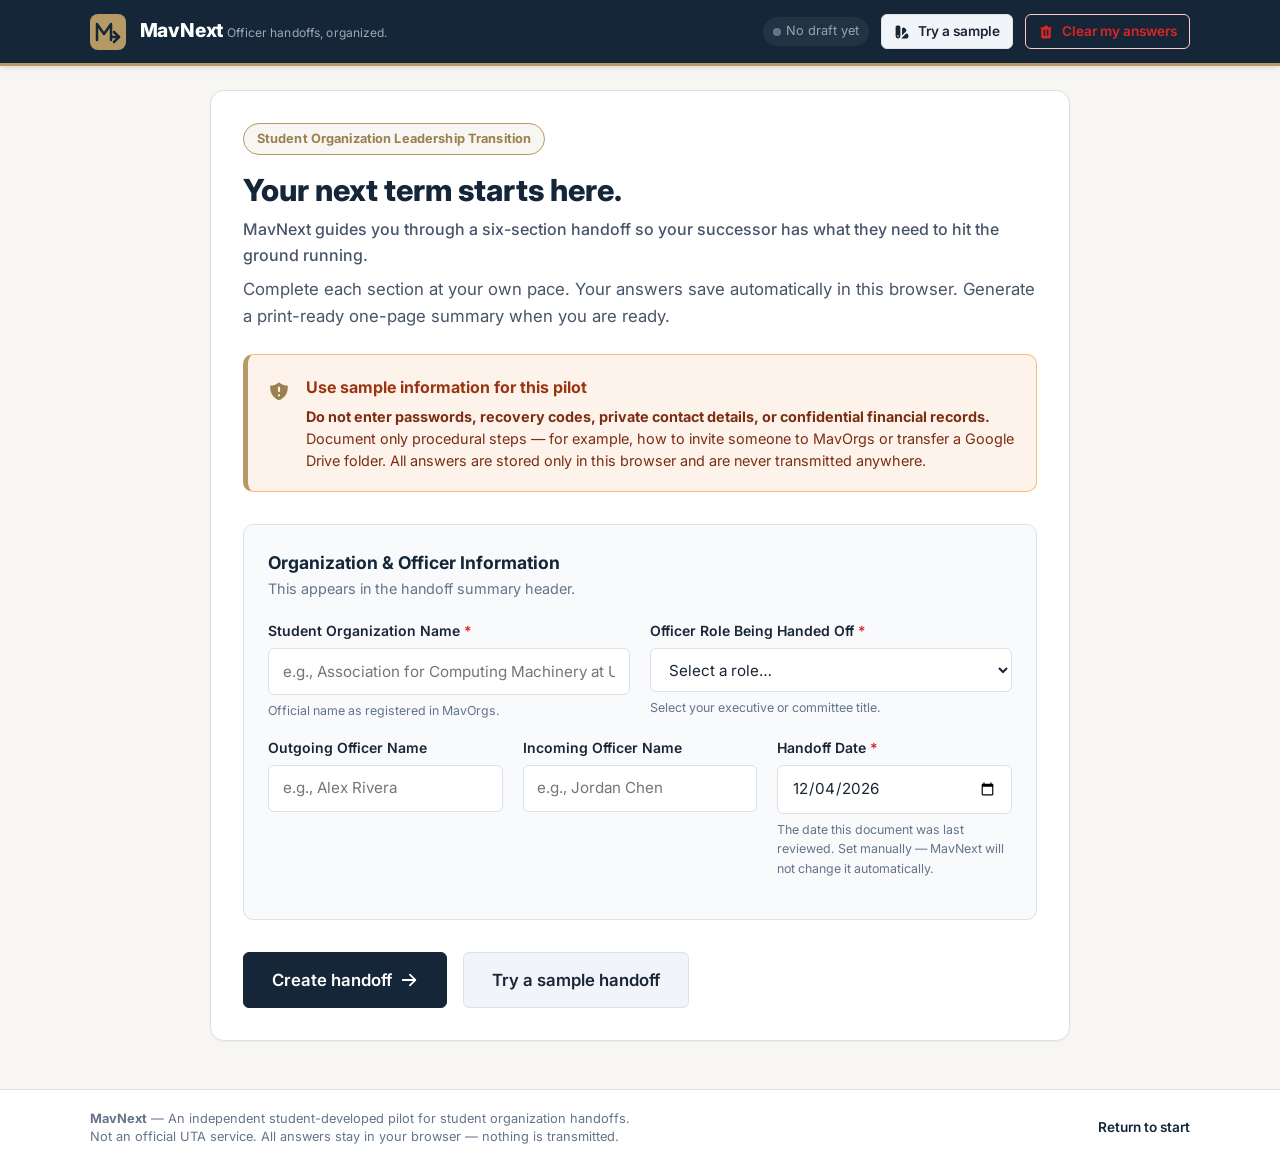
<file: legacy/v1/index.html>
<!DOCTYPE html>
<html lang="en">
<head>
  <meta charset="UTF-8">
  <meta name="viewport" content="width=device-width, initial-scale=1.0">
  <title>MavNext — Officer handoffs, organized.</title>
  <meta name="description" content="MavNext helps outgoing student organization officers prepare a structured, honest handoff for their successor. Browser-only. No account required.">
  <!-- Favicon: MavNext SVG mark -->
  <link rel="icon" type="image/svg+xml" href="data:image/svg+xml,%3Csvg xmlns='http://www.w3.org/2000/svg' viewBox='0 0 32 32'%3E%3Crect width='32' height='32' rx='6' fill='%23142638'/%3E%3Ctext x='4' y='24' font-family='Arial' font-weight='900' font-size='22' fill='%23B59A65'%3EMN%3C/text%3E%3C/svg%3E">
  <link rel="stylesheet" href="style.css">
  <link rel="preconnect" href="https://fonts.googleapis.com">
  <link rel="preconnect" href="https://fonts.gstatic.com" crossorigin>
  <link href="https://fonts.googleapis.com/css2?family=Inter:wght@400;500;600;700;800&family=Merriweather:ital,wght@0,400;0,700;1,400&display=swap" rel="stylesheet">
</head>
<body>
  <!-- Skip navigation link (accessibility) -->
  <a href="#main-content" class="skip-link">Skip to main content</a>

  <!-- Global Application Header -->
  <header class="app-header no-print">
    <div class="header-container">
      <div class="brand-group">
        <!-- MavNext wordmark SVG -->
        <svg aria-hidden="true" focusable="false" width="36" height="36" viewBox="0 0 36 36" fill="none" xmlns="http://www.w3.org/2000/svg">
          <rect width="36" height="36" rx="8" fill="#B59A65"/>
          <path d="M7 26V10l7 10 7-10v16" stroke="#142638" stroke-width="2.5" stroke-linecap="round" stroke-linejoin="round" fill="none"/>
          <path d="M24 18l5 5-5 5" stroke="#142638" stroke-width="2.5" stroke-linecap="round" stroke-linejoin="round" fill="none"/>
          <line x1="29" y1="23" x2="22" y2="23" stroke="#142638" stroke-width="2.5" stroke-linecap="round"/>
        </svg>
        <div class="brand-titles">
          <span class="brand-title">MavNext</span>
          <span class="brand-tagline">Officer handoffs, organized.</span>
        </div>
      </div>
      <div class="header-actions">
        <span id="save-status" class="save-status" aria-live="polite">
          <span class="save-dot" id="save-dot" style="background:#64748B;"></span>
          <span id="save-status-text">No draft yet</span>
        </span>
        <button id="btn-load-sample" class="btn btn-secondary btn-sm" type="button" title="Load synthetic demonstration data">
          <svg class="icon" viewBox="0 0 20 20" fill="currentColor" width="16" height="16" aria-hidden="true">
            <path fill-rule="evenodd" d="M4 2a2 2 0 00-2 2v11a3 3 0 106 0V4a2 2 0 00-2-2H4zm1 14a1 1 0 100-2 1 1 0 000 2zm5-1.757l4.9-4.9a2 2 0 000-2.828L13.485 5.1a2 2 0 00-2.828 0L10 5.757v8.486zM16 18H9.071l6-6H16a2 2 0 012 2v2a2 2 0 01-2 2z" clip-rule="evenodd" />
          </svg>
          Try a sample
        </button>
        <button id="btn-clear-data" class="btn btn-outline-danger btn-sm" type="button" title="Delete all locally stored answers">
          <svg class="icon" viewBox="0 0 20 20" fill="currentColor" width="16" height="16" aria-hidden="true">
            <path fill-rule="evenodd" d="M9 2a1 1 0 00-.894.553L7.382 4H4a1 1 0 000 2v10a2 2 0 002 2h8a2 2 0 002-2V6a1 1 0 100-2h-3.382l-.724-1.447A1 1 0 0011 2H9zM7 8a1 1 0 012 0v6a1 1 0 11-2 0V8zm5-1a1 1 0 00-1 1v6a1 1 0 102 0V8a1 1 0 00-1-1z" clip-rule="evenodd" />
          </svg>
          Clear my answers
        </button>
      </div>
    </div>
  </header>

  <!-- Stepper Progress Tracker (Visible during questionnaire steps) -->
  <nav id="stepper-nav" class="stepper-nav no-print hidden" aria-label="Handoff progress">
    <div class="stepper-container">
      <div class="stepper-bar">
        <div id="stepper-progress-fill" class="stepper-progress-fill" style="width: 14%;"></div>
      </div>
      <ol class="stepper-list">
        <li class="step-item active" data-step="welcome">
          <button type="button" class="step-btn" data-target="welcome" aria-current="step">
            <span class="step-number">0</span>
            <span class="step-label">Setup</span>
          </button>
        </li>
        <li class="step-item" data-step="1">
          <button type="button" class="step-btn" data-target="1">
            <span class="step-number">1</span>
            <span class="step-label">Responsibilities</span>
          </button>
        </li>
        <li class="step-item" data-step="2">
          <button type="button" class="step-btn" data-target="2">
            <span class="step-number">2</span>
            <span class="step-label">Account Access</span>
          </button>
        </li>
        <li class="step-item" data-step="3">
          <button type="button" class="step-btn" data-target="3">
            <span class="step-number">3</span>
            <span class="step-label">Deadlines</span>
          </button>
        </li>
        <li class="step-item" data-step="4">
          <button type="button" class="step-btn" data-target="4">
            <span class="step-number">4</span>
            <span class="step-label">Funding</span>
          </button>
        </li>
        <li class="step-item" data-step="5">
          <button type="button" class="step-btn" data-target="5">
            <span class="step-number">5</span>
            <span class="step-label">Lessons</span>
          </button>
        </li>
        <li class="step-item" data-step="6">
          <button type="button" class="step-btn" data-target="6">
            <span class="step-number">6</span>
            <span class="step-label">Commitments</span>
          </button>
        </li>
        <li class="step-item" data-step="review">
          <button type="button" class="step-btn" data-target="review">
            <span class="step-number">✓</span>
            <span class="step-label">Review</span>
          </button>
        </li>
        <li class="step-item" data-step="summary">
          <button type="button" class="step-btn" data-target="summary">
            <span class="step-number">📄</span>
            <span class="step-label">Summary</span>
          </button>
        </li>
      </ol>
    </div>
  </nav>

  <!-- Main Content Wrapper -->
  <main id="main-content" class="main-content">

    <!-- ========================================== -->
    <!-- 1. WELCOME SCREEN                          -->
    <!-- ========================================== -->
    <section id="screen-welcome" class="app-screen active" aria-label="Handoff setup">
      <div class="welcome-card card">
        <div class="welcome-badge">Student Organization Leadership Transition</div>
        <h2 class="welcome-heading">Your next term starts here.</h2>
        <p class="welcome-descriptor">MavNext guides you through a six-section handoff so your successor has what they need to hit the ground running.</p>
        <p class="welcome-intro" style="margin-bottom:1.5rem;">
          Complete each section at your own pace. Your answers save automatically in this browser.
          Generate a print-ready one-page summary when you are ready.
        </p>

        <!-- Resume banner — shown by JS when draft exists -->
        <div id="resume-banner" role="region" aria-label="Saved draft">
          <h3>You have a saved draft</h3>
          <p>Your answers from a previous session are still stored in this browser. Continue where you left off, or start fresh.</p>
          <div class="welcome-cta-row">
            <button id="btn-resume-handoff" class="btn btn-primary btn-lg" type="button">
              Continue my handoff →
            </button>
            <button id="btn-start-fresh" class="btn btn-outline" type="button">
              Start over
            </button>
          </div>
        </div>

        <!-- Privacy & Security Alert -->
        <div class="alert alert-security" role="alert">
          <div class="alert-icon">
            <svg viewBox="0 0 20 20" fill="currentColor" width="22" height="22" aria-hidden="true">
              <path fill-rule="evenodd" d="M10 1.944A11.954 11.954 0 012.166 5C2.056 5.649 2 6.319 2 7c0 5.225 3.34 9.67 8 11.317C14.66 16.67 18 12.225 18 7c0-.682-.057-1.35-.166-2.001A11.954 11.954 0 0110 1.944zM11 14a1 1 0 11-2 0 1 1 0 012 0zm0-7a1 1 0 10-2 0v3a1 1 0 102 0V7z" clip-rule="evenodd" />
            </svg>
          </div>
          <div class="alert-content">
            <h3 class="alert-title">Use sample information for this pilot</h3>
            <p>
              <strong>Do not enter passwords, recovery codes, private contact details, or confidential financial records.</strong>
              Document only procedural steps — for example, how to invite someone to MavOrgs or transfer a Google Drive folder.
              All answers are stored only in this browser and are never transmitted anywhere.
            </p>
          </div>
        </div>

        <!-- Organization & Role Information -->
        <div class="form-section welcome-form-section">
          <h3 class="section-title-sm">Organization &amp; Officer Information</h3>
          <p class="section-subtitle">This appears in the handoff summary header.</p>

          <div class="form-grid grid-2">
            <div class="form-group">
              <label for="org-name" class="form-label required">Student Organization Name</label>
              <input type="text" id="org-name" class="form-input" placeholder="e.g., Association for Computing Machinery at UTA" required autocomplete="organization" maxlength="120">
              <span class="field-hint">Official name as registered in MavOrgs.</span>
            </div>

            <div class="form-group">
              <label for="officer-role" class="form-label required">Officer Role Being Handed Off</label>
              <select id="officer-role" class="form-select" required>
                <option value="" disabled selected>Select a role…</option>
                <option value="President">President</option>
                <option value="Vice President">Vice President</option>
                <option value="Treasurer">Treasurer</option>
                <option value="Secretary">Secretary</option>
                <option value="Event Coordinator">Event Coordinator</option>
                <option value="Other">Other</option>
              </select>
              <span class="field-hint">Select your executive or committee title.</span>
            </div>
          </div>

          <div id="role-other-container" class="form-group hidden">
            <label for="officer-role-other" class="form-label required">Specify Role Title</label>
            <input type="text" id="officer-role-other" class="form-input" placeholder="e.g., Marketing Director, Webmaster, Outreach Chair" maxlength="80">
          </div>

          <div class="form-grid grid-3">
            <div class="form-group">
              <label for="outgoing-officer" class="form-label">Outgoing Officer Name</label>
              <input type="text" id="outgoing-officer" class="form-input" placeholder="e.g., Alex Rivera" maxlength="80">
            </div>

            <div class="form-group">
              <label for="incoming-officer" class="form-label">Incoming Officer Name</label>
              <input type="text" id="incoming-officer" class="form-input" placeholder="e.g., Jordan Chen" maxlength="80">
            </div>

            <div class="form-group">
              <label for="last-reviewed-date" class="form-label required">Handoff Date</label>
              <input type="date" id="last-reviewed-date" class="form-input" required>
              <span class="field-hint">The date this document was last reviewed. Set manually — MavNext will not change it automatically.</span>
            </div>
          </div>
        </div>

        <!-- Primary CTA (shown when no draft, or after Start Over) -->
        <div class="welcome-actions" id="start-actions">
          <button id="btn-start-handoff" class="btn btn-primary btn-lg" type="button">
            Create handoff
            <svg class="icon icon-right" viewBox="0 0 20 20" fill="currentColor" width="18" height="18" aria-hidden="true">
              <path fill-rule="evenodd" d="M10.293 3.293a1 1 0 011.414 0l6 6a1 1 0 010 1.414l-6 6a1 1 0 01-1.414-1.414L14.586 11H3a1 1 0 110-2h11.586l-4.293-4.293a1 1 0 010-1.414z" clip-rule="evenodd" />
            </svg>
          </button>
          <button id="btn-welcome-sample" class="btn btn-secondary btn-lg" type="button">
            Try a sample handoff
          </button>
        </div>
      </div>
    </section>

    <!-- ========================================== -->
    <!-- 2. QUESTIONNAIRE SCREENS (SECTIONS 1 TO 6) -->
    <!-- ========================================== -->

    <!-- Section 1: Responsibilities -->
    <section id="screen-section-1" class="app-screen" aria-label="Section 1: Responsibilities">
      <div class="section-card card">
        <div class="section-header-banner">
          <div class="section-tag">Section 1 of 6</div>
          <h2 class="section-heading">Core Responsibilities &amp; Recurring Routines</h2>
          <p class="section-desc">
            Define your role's primary mission, recurring weekly and monthly routines, key campus relationships, and habits that helped you succeed.
          </p>
        </div>

        <div class="questionnaire-body" id="questions-section-1">
          <!-- Dynamic Question Cards rendered by JavaScript -->
        </div>

        <div class="section-nav-footer">
          <button type="button" class="btn btn-outline nav-prev" data-target="welcome">
            ← Back to Setup
          </button>
          <div class="nav-right-group">
            <span class="section-progress-indicator">Section 1 of 6</span>
            <button type="button" class="btn btn-primary nav-next" data-target="2">
              Next: Account Access →
            </button>
          </div>
        </div>
      </div>
    </section>

    <!-- Section 2: Account Access Transfer -->
    <section id="screen-section-2" class="app-screen" aria-label="Section 2: Account Access">
      <div class="section-card card">
        <div class="section-header-banner">
          <div class="section-tag">Section 2 of 6</div>
          <h2 class="section-heading">Account Access Transfer Steps</h2>
          <p class="section-desc">
            Document the procedural steps to transfer administrative roles for your organization's tools and platforms.
          </p>
        </div>

        <!-- Inline privacy reminder for Section 2 -->
        <div class="inline-privacy-note" role="note">
          <svg viewBox="0 0 20 20" fill="currentColor" width="18" height="18" aria-hidden="true" style="flex-shrink:0;margin-top:1px;">
            <path fill-rule="evenodd" d="M10 1.944A11.954 11.954 0 012.166 5C2.056 5.649 2 6.319 2 7c0 5.225 3.34 9.67 8 11.317C14.66 16.67 18 12.225 18 7c0-.682-.057-1.35-.166-2.001A11.954 11.954 0 0110 1.944zM11 14a1 1 0 11-2 0 1 1 0 012 0zm0-7a1 1 0 10-2 0v3a1 1 0 102 0V7z" clip-rule="evenodd"/>
          </svg>
          <span><strong>Procedural steps only.</strong> Describe how to invite, delegate, or transfer roles — never record passwords, PINs, or recovery codes.</span>
        </div>

        <div class="questionnaire-body" id="questions-section-2">
          <!-- Dynamic Question Cards rendered by JavaScript -->
        </div>

        <div class="section-nav-footer">
          <button type="button" class="btn btn-outline nav-prev" data-target="1">
            ← Back to Responsibilities
          </button>
          <div class="nav-right-group">
            <span class="section-progress-indicator">Section 2 of 6</span>
            <button type="button" class="btn btn-primary nav-next" data-target="3">
              Next: Recurring Deadlines →
            </button>
          </div>
        </div>
      </div>
    </section>

    <!-- Section 3: Recurring Deadlines -->
    <section id="screen-section-3" class="app-screen" aria-label="Section 3: Recurring Deadlines">
      <div class="section-card card">
        <div class="section-header-banner">
          <div class="section-tag">Section 3 of 6</div>
          <h2 class="section-heading">Recurring Deadlines &amp; Semester Milestones</h2>
          <p class="section-desc">
            Highlight critical dates across the semester and academic year: re-registration deadlines, activity fairs, space booking cutoffs, and election timelines.
          </p>
        </div>

        <div class="questionnaire-body" id="questions-section-3">
          <!-- Dynamic Question Cards rendered by JavaScript -->
        </div>

        <div class="section-nav-footer">
          <button type="button" class="btn btn-outline nav-prev" data-target="2">
            ← Back to Account Access
          </button>
          <div class="nav-right-group">
            <span class="section-progress-indicator">Section 3 of 6</span>
            <button type="button" class="btn btn-primary nav-next" data-target="4">
              Next: Funding Procedures →
            </button>
          </div>
        </div>
      </div>
    </section>

    <!-- Section 4: Funding Procedures -->
    <section id="screen-section-4" class="app-screen" aria-label="Section 4: Funding Procedures">
      <div class="section-card card">
        <div class="section-header-banner">
          <div class="section-tag">Section 4 of 6</div>
          <h2 class="section-heading">Funding Procedures &amp; Financial Workflows</h2>
          <p class="section-desc">
            Explain how your organization handles Student Government funding, bank account transitions, reimbursements, and invoices in your own words.
            <em>Describe your organization's actual observed process — do not assume or invent campus policies.</em>
          </p>
        </div>

        <div class="questionnaire-body" id="questions-section-4">
          <!-- Dynamic Question Cards rendered by JavaScript -->
        </div>

        <div class="section-nav-footer">
          <button type="button" class="btn btn-outline nav-prev" data-target="3">
            ← Back to Deadlines
          </button>
          <div class="nav-right-group">
            <span class="section-progress-indicator">Section 4 of 6</span>
            <button type="button" class="btn btn-primary nav-next" data-target="5">
              Next: Event Lessons →
            </button>
          </div>
        </div>
      </div>
    </section>

    <!-- Section 5: Event Lessons -->
    <section id="screen-section-5" class="app-screen" aria-label="Section 5: Event Lessons">
      <div class="section-card card">
        <div class="section-header-banner">
          <div class="section-tag">Section 5 of 6</div>
          <h2 class="section-heading">Event Lessons &amp; Campus Logistics</h2>
          <p class="section-desc">
            Pass down institutional knowledge: what made events successful, common pitfalls, preferred campus venues, catering tips, and what drew the best attendance.
          </p>
        </div>

        <div class="questionnaire-body" id="questions-section-5">
          <!-- Dynamic Question Cards rendered by JavaScript -->
        </div>

        <div class="section-nav-footer">
          <button type="button" class="btn btn-outline nav-prev" data-target="4">
            ← Back to Funding
          </button>
          <div class="nav-right-group">
            <span class="section-progress-indicator">Section 5 of 6</span>
            <button type="button" class="btn btn-primary nav-next" data-target="6">
              Next: Open Commitments →
            </button>
          </div>
        </div>
      </div>
    </section>

    <!-- Section 6: Unfinished Commitments -->
    <section id="screen-section-6" class="app-screen" aria-label="Section 6: Open Commitments">
      <div class="section-card card">
        <div class="section-header-banner">
          <div class="section-tag">Section 6 of 6</div>
          <h2 class="section-heading">Open Commitments &amp; Immediate Next Steps</h2>
          <p class="section-desc">
            Flag unresolved business, pending vendor orders, active university inquiries, and the top tasks the incoming officer should address in their first 14 days.
          </p>
        </div>

        <div class="questionnaire-body" id="questions-section-6">
          <!-- Dynamic Question Cards rendered by JavaScript -->
        </div>

        <div class="section-nav-footer">
          <button type="button" class="btn btn-outline nav-prev" data-target="5">
            ← Back to Event Lessons
          </button>
          <div class="nav-right-group">
            <span class="section-progress-indicator">Section 6 of 6</span>
            <button type="button" class="btn btn-primary nav-next" data-target="review">
              Go to Review →
            </button>
          </div>
        </div>
      </div>
    </section>

    <!-- ========================================== -->
    <!-- 3. REVIEW SCREEN                           -->
    <!-- ========================================== -->
    <section id="screen-review" class="app-screen" aria-label="Review completeness">
      <div class="review-card card">
        <div class="review-header">
          <div class="welcome-badge">Review &amp; Verify</div>
          <h2 class="review-heading">Review Handoff Completeness</h2>
          <p class="review-intro">
            Check the status of every section before generating your summary.
            Missing and unresolved items are clearly flagged — you do not need to fill every field to continue.
          </p>
        </div>

        <!-- Metric Counter Grid -->
        <div class="audit-metrics-grid" role="region" aria-label="Completion summary">
          <div class="metric-card metric-completed">
            <span class="metric-val" id="metric-answered-count">0</span>
            <span class="metric-lbl">Answered</span>
          </div>
          <div class="metric-card metric-unresolved">
            <span class="metric-val" id="metric-unresolved-count">0</span>
            <span class="metric-lbl">Action Required</span>
          </div>
          <div class="metric-card metric-unknown">
            <span class="metric-val" id="metric-unknown-count">0</span>
            <span class="metric-lbl">Marked Unknown</span>
          </div>
          <div class="metric-card metric-na">
            <span class="metric-val" id="metric-na-count">0</span>
            <span class="metric-lbl">Not Applicable</span>
          </div>
          <div class="metric-card metric-missing">
            <span class="metric-val" id="metric-missing-count">0</span>
            <span class="metric-lbl">Blank / Missing</span>
          </div>
        </div>

        <!-- Section Status List -->
        <div class="review-sections-list" id="review-sections-accordion" role="list">
          <!-- Populated by JavaScript -->
        </div>

        <div class="review-actions-footer">
          <button type="button" class="btn btn-outline nav-prev" data-target="6">
            ← Back to Section 6
          </button>
          <div class="nav-right-group">
            <button type="button" class="btn btn-success btn-lg" id="btn-generate-summary">
              <svg class="icon" viewBox="0 0 20 20" fill="currentColor" width="18" height="18" aria-hidden="true">
                <path fill-rule="evenodd" d="M4 4a2 2 0 012-2h4.586A2 2 0 0112 2.586L15.414 6A2 2 0 0116 7.414V16a2 2 0 01-2 2H6a2 2 0 01-2-2V4zm2 6a1 1 0 011-1h6a1 1 0 110 2H7a1 1 0 01-1-1zm1 3a1 1 0 100 2h6a1 1 0 100-2H7z" clip-rule="evenodd" />
              </svg>
              View Summary →
            </button>
          </div>
        </div>
      </div>
    </section>

    <!-- ========================================== -->
    <!-- 4. HANDOFF SUMMARY SCREEN (PRINT / PDF)    -->
    <!-- ========================================== -->
    <section id="screen-summary" class="app-screen" aria-label="One-page handoff summary">

      <!-- Top Action Bar (hidden when printing) -->
      <div class="summary-toolbar no-print">
        <div class="toolbar-left">
          <button type="button" class="btn btn-outline btn-sm" id="btn-summary-to-review">
            ← Back to Review
          </button>
          <button type="button" class="btn btn-outline btn-sm" id="btn-summary-to-edit">
            ✏️ Edit
          </button>
        </div>
        <div class="toolbar-right">
          <button type="button" class="btn btn-primary" id="btn-print-summary">
            <svg class="icon" viewBox="0 0 20 20" fill="currentColor" width="18" height="18" aria-hidden="true">
              <path fill-rule="evenodd" d="M5 4v3H4a2 2 0 00-2 2v3a2 2 0 002 2h1v2a2 2 0 002 2h6a2 2 0 002-2v-2h1a2 2 0 002-2V9a2 2 0 00-2-2h-1V4a2 2 0 00-2-2H7a2 2 0 00-2 2zm8 0H7v3h6V4zm0 8H7v4h6v-4z" clip-rule="evenodd" />
            </svg>
            Print / Save PDF
          </button>
          <button type="button" class="btn btn-secondary btn-sm" id="btn-copy-markdown" title="Copy plain-text summary to clipboard">
            Copy text
          </button>
        </div>
      </div>

      <!-- Printable One-Page Summary Document -->
      <article class="summary-document-sheet" id="printable-summary-document">

        <!-- Document Header -->
        <header class="doc-header">
          <div class="doc-header-top">
            <div class="doc-uta-badge">UT ARLINGTON · STUDENT ORGANIZATIONS · OFFICER HANDOFF</div>
            <div class="doc-stamp">MavNext Summary</div>
          </div>

          <div class="doc-title-block">
            <h1 class="doc-org-name" id="doc-disp-org-name">Student Organization Name</h1>
            <div class="doc-role-subtitle">
              <span class="role-highlight" id="doc-disp-role">Officer Role</span>
              <span class="sep">•</span>
              <span>Leadership Transition Handoff</span>
            </div>
          </div>

          <div class="doc-meta-grid">
            <div class="meta-item">
              <span class="meta-label">Outgoing Officer</span>
              <span class="meta-val" id="doc-disp-outgoing">—</span>
            </div>
            <div class="meta-item">
              <span class="meta-label">Incoming Officer</span>
              <span class="meta-val" id="doc-disp-incoming">—</span>
            </div>
            <div class="meta-item">
              <span class="meta-label">Last-Reviewed Date</span>
              <span class="meta-val" id="doc-disp-date">—</span>
            </div>
            <div class="meta-item">
              <span class="meta-label">Document Status</span>
              <span class="meta-val" id="doc-disp-status-badge">—</span>
            </div>
          </div>
        </header>

        <!-- Unresolved Next Steps Callout -->
        <section class="doc-callout-unresolved" id="doc-callout-unresolved-box" aria-label="Priority action items">
          <div class="callout-header">
            <div class="callout-icon" aria-hidden="true">⚡</div>
            <div>
              <h2 class="callout-title">Priority Action Items &amp; Unresolved Next Steps</h2>
              <p class="callout-subtitle">Items flagged as unresolved or requiring follow-up by the incoming officer.</p>
            </div>
          </div>
          <div class="callout-checklist" id="doc-unresolved-list">
            <!-- Dynamic checklist items -->
          </div>
        </section>

        <!-- 6 Structured Digest Blocks -->
        <div class="doc-sections-grid">

          <div class="doc-section-card" id="doc-sec-1">
            <div class="doc-sec-header">
              <span class="doc-sec-num" aria-hidden="true">1</span>
              <h2 class="doc-sec-title">Core Responsibilities &amp; Routines</h2>
            </div>
            <div class="doc-sec-content" id="doc-content-sec-1"></div>
          </div>

          <div class="doc-section-card" id="doc-sec-2">
            <div class="doc-sec-header">
              <span class="doc-sec-num" aria-hidden="true">2</span>
              <h2 class="doc-sec-title">Account Access &amp; Tool Ownership</h2>
            </div>
            <div class="doc-sec-content" id="doc-content-sec-2"></div>
          </div>

          <div class="doc-section-card" id="doc-sec-3">
            <div class="doc-sec-header">
              <span class="doc-sec-num" aria-hidden="true">3</span>
              <h2 class="doc-sec-title">Recurring Deadlines &amp; Milestones</h2>
            </div>
            <div class="doc-sec-content" id="doc-content-sec-3"></div>
          </div>

          <div class="doc-section-card" id="doc-sec-4">
            <div class="doc-sec-header">
              <span class="doc-sec-num" aria-hidden="true">4</span>
              <h2 class="doc-sec-title">Funding Procedures &amp; Financials</h2>
            </div>
            <div class="doc-sec-content" id="doc-content-sec-4"></div>
          </div>

          <div class="doc-section-card" id="doc-sec-5">
            <div class="doc-sec-header">
              <span class="doc-sec-num" aria-hidden="true">5</span>
              <h2 class="doc-sec-title">Event Lessons &amp; Campus Logistics</h2>
            </div>
            <div class="doc-sec-content" id="doc-content-sec-5"></div>
          </div>

          <div class="doc-section-card" id="doc-sec-6">
            <div class="doc-sec-header">
              <span class="doc-sec-num" aria-hidden="true">6</span>
              <h2 class="doc-sec-title">Open Commitments &amp; Next Steps</h2>
            </div>
            <div class="doc-sec-content" id="doc-content-sec-6"></div>
          </div>

        </div>

        <!-- Document Footer -->
        <footer class="doc-footer">
          <div class="footer-sign-blocks">
            <div class="sign-col">
              <div class="sign-line"></div>
              <span class="sign-label">Outgoing Officer Signature &amp; Date</span>
            </div>
            <div class="sign-col">
              <div class="sign-line"></div>
              <span class="sign-label">Incoming Officer Signature &amp; Date</span>
            </div>
          </div>
          <div class="footer-notice">
            Generated with MavNext — an independent student-developed handoff tool.
            Not an official UTA service. No passwords or private credentials are stored.
          </div>
        </footer>

      </article>
    </section>

  </main>

  <!-- Global Footer -->
  <footer class="app-footer no-print">
    <div class="footer-container">
      <div class="footer-pilot-notice">
        <strong>MavNext</strong> — An independent student-developed pilot for student organization handoffs.<br>
        <span>Not an official UTA service. All answers stay in your browser — nothing is transmitted.</span>
      </div>
      <div>
        <a href="#screen-welcome" class="footer-link" id="footer-restart-link">Return to start</a>
      </div>
    </div>
  </footer>

  <!-- Confirmation Modal: Clear Data -->
  <div id="modal-clear-confirm" class="modal-backdrop hidden" role="dialog" aria-modal="true" aria-labelledby="modal-clear-title">
    <div class="modal-dialog">
      <div class="modal-header">
        <div class="modal-icon-danger" aria-hidden="true">
          <svg viewBox="0 0 20 20" fill="currentColor" width="22" height="22">
            <path fill-rule="evenodd" d="M8.257 3.099c.765-1.36 2.722-1.36 3.486 0l5.58 9.92c.75 1.334-.213 2.98-1.742 2.98H4.42c-1.53 0-2.493-1.646-1.743-2.98l5.58-9.92zM11 13a1 1 0 11-2 0 1 1 0 012 0zm-1-8a1 1 0 00-1 1v3a1 1 0 002 0V6a1 1 0 00-1-1z" clip-rule="evenodd" />
          </svg>
        </div>
        <h3 id="modal-clear-title" class="modal-title">Clear All Saved Answers?</h3>
      </div>
      <div class="modal-body">
        <p>This will permanently remove all answers stored in this browser. Any draft in progress will be lost.</p>
        <p class="modal-warning">This cannot be undone. It does not remove any copies you have already printed or downloaded.</p>
      </div>
      <div class="modal-footer">
        <button type="button" class="btn btn-outline" id="btn-modal-clear-cancel">Cancel</button>
        <button type="button" class="btn btn-danger" id="btn-modal-clear-confirm">Yes, clear everything</button>
      </div>
    </div>
  </div>

  <!-- Demo overwrite confirmation modal -->
  <div id="modal-demo-confirm" class="modal-backdrop hidden" role="dialog" aria-modal="true" aria-labelledby="modal-demo-title">
    <div class="modal-dialog">
      <div class="modal-header">
        <div class="modal-icon-danger" aria-hidden="true">
          <svg viewBox="0 0 20 20" fill="currentColor" width="22" height="22">
            <path fill-rule="evenodd" d="M8.257 3.099c.765-1.36 2.722-1.36 3.486 0l5.58 9.92c.75 1.334-.213 2.98-1.742 2.98H4.42c-1.53 0-2.493-1.646-1.743-2.98l5.58-9.92zM11 13a1 1 0 11-2 0 1 1 0 012 0zm-1-8a1 1 0 00-1 1v3a1 1 0 002 0V6a1 1 0 00-1-1z" clip-rule="evenodd" />
          </svg>
        </div>
        <h3 id="modal-demo-title" class="modal-title">Replace your draft with sample data?</h3>
      </div>
      <div class="modal-body">
        <p>You have saved answers from a previous session. Loading the sample handoff will overwrite them.</p>
        <p class="modal-warning">Your current answers will be lost.</p>
      </div>
      <div class="modal-footer">
        <button type="button" class="btn btn-outline" id="btn-modal-demo-cancel">Keep my answers</button>
        <button type="button" class="btn btn-danger" id="btn-modal-demo-confirm">Load sample anyway</button>
      </div>
    </div>
  </div>

  <!-- Toast Notification -->
  <div id="toast" class="toast hidden" role="status" aria-live="polite"></div>

  <!-- Application Script -->
  <script src="script.js"></script>
</body>
</html>
</file>
<file: legacy/v1/style.css>
/* ==========================================================================
   MAVNEXT — Officer Handoff for Student Organizations
   Design System, Responsive Styles, Accessibility, and Print Media Rules
   ========================================================================== */

/* --- 1. CSS Custom Properties / Design Tokens --- */
:root {
  /* MavNext Palette */
  --mn-navy: #142638;
  --mn-navy-mid: #1e3a52;
  --mn-ivory: #F7F6F2;
  --mn-white: #FFFFFF;
  --mn-brass: #B59A65;
  --mn-brass-dark: #9a8050;
  --mn-slate: #475569;
  --mn-border: #DCE2E8;
  --mn-border-focus: #142638;

  /* Legacy aliases kept for internal compatibility */
  --uta-blue: #142638;
  --uta-blue-hover: #1e3a52;
  --uta-blue-light: #edf1f5;
  --uta-navy: #142638;
  --uta-navy-light: #1e3a52;
  --uta-orange: #B59A65;
  --uta-orange-dark: #9a8050;
  --uta-orange-light: #f9f6ef;

  /* Neutrals & Slate */
  --bg-app: #F7F6F2;
  --bg-card: #FFFFFF;
  --text-main: #1a2535;
  --text-muted: #475569;
  --text-subtle: #64748B;
  --border-color: #DCE2E8;
  --border-focus: #142638;

  /* Functional Status Colors */
  --status-answered-bg: #ECFDF5;
  --status-answered-text: #065F46;
  --status-answered-border: #A7F3D0;

  --status-unknown-bg: #FFFBEB;
  --status-unknown-text: #92400E;
  --status-unknown-border: #FDE68A;

  --status-unresolved-bg: #FEF2F2;
  --status-unresolved-text: #991B1B;
  --status-unresolved-border: #FECACA;

  --status-na-bg: #F1F5F9;
  --status-na-text: #475569;
  --status-na-border: #CBD5E1;

  --status-missing-bg: #FFF1F2;
  --status-missing-text: #BE123C;
  --status-missing-border: #FDA4AF;

  /* Typography & Layout */
  --font-sans: 'Inter', -apple-system, BlinkMacSystemFont, "Segoe UI", Roboto, Helvetica, Arial, sans-serif;
  --font-serif: 'Merriweather', Georgia, serif;
  --radius-sm: 6px;
  --radius-md: 10px;
  --radius-lg: 14px;
  --shadow-sm: 0 1px 2px 0 rgba(0, 0, 0, 0.05);
  --shadow-md: 0 4px 6px -1px rgba(0, 0, 0, 0.07), 0 2px 4px -1px rgba(0, 0, 0, 0.04);
  --shadow-lg: 0 10px 15px -3px rgba(0, 0, 0, 0.08), 0 4px 6px -2px rgba(0, 0, 0, 0.03);
  --shadow-sheet: 0 12px 28px -4px rgba(20, 38, 56, 0.12), 0 4px 8px -2px rgba(20, 38, 56, 0.06);

  --transition-fast: 150ms ease-in-out;
}

/* Reduced motion */
@media (prefers-reduced-motion: reduce) {
  *, *::before, *::after {
    animation-duration: 0.01ms !important;
    animation-iteration-count: 1 !important;
    transition-duration: 0.01ms !important;
  }
}

/* --- 2. CSS Reset & Base Elements --- */
*, *::before, *::after {
  box-sizing: border-box;
  margin: 0;
  padding: 0;
}

html {
  font-size: 16px;
  scroll-behavior: smooth;
  -webkit-text-size-adjust: 100%;
}

body {
  font-family: var(--font-sans);
  background-color: var(--bg-app);
  color: var(--text-main);
  line-height: 1.6;
  min-height: 100vh;
  display: flex;
  flex-direction: column;
}

img, svg {
  display: inline-block;
  vertical-align: middle;
}

button, input, select, textarea {
  font: inherit;
}

/* Accessible focus ring */
button:focus-visible,
input:focus-visible,
select:focus-visible,
textarea:focus-visible {
  outline: 3px solid rgba(0, 100, 177, 0.45);
  outline-offset: 2px;
}

/* Utility Helpers */
.hidden {
  display: none !important;
}

/* --- Skip Navigation (Accessibility) --- */
.skip-link {
  position: absolute;
  left: -9999px;
  top: 0.5rem;
  z-index: 200;
  background: var(--mn-navy);
  color: #fff;
  padding: 0.5rem 1rem;
  border-radius: var(--radius-sm);
  font-weight: 700;
  font-size: 0.9rem;
  text-decoration: none;
}
.skip-link:focus {
  left: 0.5rem;
}

/* --- 3. App Header --- */
.app-header {
  background-color: var(--mn-navy);
  color: #FFFFFF;
  border-bottom: 3px solid var(--mn-brass);
  position: sticky;
  top: 0;
  z-index: 50;
  box-shadow: var(--shadow-md);
}

.header-container {
  max-width: 1140px;
  margin: 0 auto;
  padding: 0.85rem 1.25rem;
  display: flex;
  align-items: center;
  justify-content: space-between;
  gap: 1rem;
}

.brand-group {
  display: flex;
  align-items: center;
  gap: 0.85rem;
}

.brand-badge {
  background-color: var(--mn-brass);
  color: var(--mn-navy);
  font-size: 0.7rem;
  font-weight: 700;
  text-transform: uppercase;
  letter-spacing: 0.06em;
  padding: 0.2rem 0.5rem;
  border-radius: var(--radius-sm);
  border: 1px solid rgba(255, 255, 255, 0.2);
}

/* MavNext wordmark SVG in header */
.brand-mark {
  display: flex;
  align-items: center;
  gap: 0.6rem;
  text-decoration: none;
  color: inherit;
}

.brand-mark svg {
  flex-shrink: 0;
}

.brand-title {
  font-size: 1.2rem;
  font-weight: 800;
  line-height: 1.1;
  color: #FFFFFF;
  letter-spacing: -0.01em;
}

.brand-tagline {
  font-size: 0.75rem;
  color: rgba(255,255,255,0.6);
  font-weight: 400;
  letter-spacing: 0.01em;
}

.header-actions {
  display: flex;
  align-items: center;
  gap: 0.75rem;
}

.save-status {
  display: inline-flex;
  align-items: center;
  gap: 0.35rem;
  font-size: 0.8rem;
  color: #94A3B8;
  padding: 0.25rem 0.6rem;
  border-radius: 9999px;
  background: rgba(255, 255, 255, 0.06);
}

.save-dot {
  width: 8px;
  height: 8px;
  border-radius: 50%;
  background-color: #22C55E;
}

/* --- 4. Stepper Navigation --- */
.stepper-nav {
  background-color: #FFFFFF;
  border-bottom: 1px solid var(--border-color);
  box-shadow: var(--shadow-sm);
  position: sticky;
  top: 57px;
  z-index: 40;
}

.stepper-container {
  max-width: 1140px;
  margin: 0 auto;
  padding: 0.75rem 1.25rem;
  position: relative;
}

.stepper-bar {
  position: absolute;
  top: 24px;
  left: 2rem;
  right: 2rem;
  height: 3px;
  background-color: var(--border-color);
  z-index: 1;
}

.stepper-progress-fill {
  height: 100%;
  background-color: var(--uta-blue);
  transition: width 0.3s ease;
}

.stepper-list {
  display: flex;
  justify-content: space-between;
  list-style: none;
  position: relative;
  z-index: 2;
  overflow-x: auto;
  padding-bottom: 4px;
}

.step-item {
  flex: 1;
  text-align: center;
  min-width: 60px;
}

.step-btn {
  background: transparent;
  border: none;
  cursor: pointer;
  display: flex;
  flex-direction: column;
  align-items: center;
  gap: 0.3rem;
  width: 100%;
  color: var(--text-subtle);
  transition: all var(--transition-fast);
}

.step-number {
  width: 28px;
  height: 28px;
  border-radius: 50%;
  background-color: #FFFFFF;
  border: 2px solid var(--border-color);
  display: flex;
  align-items: center;
  justify-content: center;
  font-size: 0.8rem;
  font-weight: 700;
  color: var(--text-muted);
  transition: all var(--transition-fast);
}

.step-label {
  font-size: 0.75rem;
  font-weight: 500;
  white-space: nowrap;
}

.step-item.active .step-number {
  background-color: var(--mn-navy);
  border-color: var(--mn-navy);
  color: #FFFFFF;
  box-shadow: 0 0 0 3px rgba(20, 38, 56, 0.15);
}

.step-item.active .step-label {
  color: var(--mn-navy);
  font-weight: 700;
}

.step-item.completed .step-number {
  background-color: var(--status-answered-bg);
  border-color: var(--status-answered-text);
  color: var(--status-answered-text);
}

.step-item.completed .step-label {
  color: var(--text-main);
}

/* --- 5. Main Layout & Cards --- */
.main-content {
  flex: 1;
  max-width: 1140px;
  width: 100%;
  margin: 1.5rem auto 3rem auto;
  padding: 0 1.25rem;
}

.app-screen {
  display: none;
}

.app-screen.active {
  display: block;
  animation: fadeIn 0.2s ease-in-out;
}

@keyframes fadeIn {
  from { opacity: 0; transform: translateY(4px); }
  to { opacity: 1; transform: translateY(0); }
}

.card {
  background-color: var(--bg-card);
  border: 1px solid var(--border-color);
  border-radius: var(--radius-lg);
  box-shadow: var(--shadow-sm);
  padding: 2rem;
}

/* Buttons */
.btn {
  display: inline-flex;
  align-items: center;
  justify-content: center;
  gap: 0.5rem;
  font-weight: 600;
  border-radius: var(--radius-sm);
  padding: 0.6rem 1.15rem;
  font-size: 0.95rem;
  cursor: pointer;
  border: 1px solid transparent;
  transition: all var(--transition-fast);
  text-decoration: none;
}

.btn-primary {
  background-color: var(--mn-navy);
  color: #FFFFFF;
  border-color: var(--mn-navy);
}

.btn-primary:hover {
  background-color: var(--mn-navy-mid);
  border-color: var(--mn-navy-mid);
}

.btn-secondary {
  background-color: #F1F5F9;
  color: var(--text-main);
  border-color: var(--border-color);
}

.btn-secondary:hover {
  background-color: #E2E8F0;
}

.btn-outline {
  background-color: #FFFFFF;
  color: var(--text-main);
  border-color: var(--border-color);
}

.btn-outline:hover {
  background-color: #F8FAFC;
  border-color: #CBD5E1;
}

.btn-outline-danger {
  background-color: transparent;
  color: #DC2626;
  border-color: #FECACA;
}

.btn-outline-danger:hover {
  background-color: #FEF2F2;
  border-color: #F87171;
}

.btn-danger {
  background-color: #DC2626;
  color: #FFFFFF;
}

.btn-danger:hover {
  background-color: #B91C1C;
}

.btn-success {
  background-color: #16A34A;
  color: #FFFFFF;
}

.btn-success:hover {
  background-color: #15803D;
}

.btn-sm {
  padding: 0.35rem 0.75rem;
  font-size: 0.85rem;
}

.btn-lg {
  padding: 0.85rem 1.75rem;
  font-size: 1.05rem;
}

/* --- 6. Welcome Screen --- */
.welcome-card {
  max-width: 860px;
  margin: 0 auto;
}

.welcome-badge {
  display: inline-block;
  background-color: var(--mn-ivory);
  color: var(--mn-brass-dark);
  font-size: 0.8rem;
  font-weight: 700;
  padding: 0.3rem 0.8rem;
  border-radius: 9999px;
  margin-bottom: 1rem;
  border: 1px solid var(--mn-brass);
  letter-spacing: 0.01em;
}

.welcome-heading {
  font-size: 1.9rem;
  font-weight: 800;
  color: var(--mn-navy);
  line-height: 1.25;
  margin-bottom: 0.5rem;
}

.welcome-descriptor {
  font-size: 1rem;
  color: var(--mn-slate);
  font-weight: 500;
  margin-bottom: 0.5rem;
}

.welcome-intro {
  font-size: 1.05rem;
  color: var(--text-muted);
  margin-bottom: 1.75rem;
}

/* Security Alert Box */
.alert-security {
  display: flex;
  gap: 1rem;
  background-color: #FEF3EB;
  border: 1px solid #FDBA74;
  border-left: 5px solid var(--uta-orange);
  border-radius: var(--radius-md);
  padding: 1.25rem;
  margin-bottom: 2rem;
}

.alert-icon {
  color: var(--uta-orange-dark);
  flex-shrink: 0;
  margin-top: 2px;
}

.alert-title {
  font-size: 1rem;
  font-weight: 700;
  color: #9A3412;
  margin-bottom: 0.35rem;
}

.alert-content p {
  font-size: 0.9rem;
  color: #7C2D12;
  line-height: 1.5;
}

/* Welcome Form Section */
.welcome-form-section {
  background-color: #F8FAFC;
  border: 1px solid var(--border-color);
  border-radius: var(--radius-md);
  padding: 1.5rem;
  margin-bottom: 2rem;
}

.section-title-sm {
  font-size: 1.1rem;
  font-weight: 700;
  color: var(--mn-navy);
}

.section-subtitle {
  font-size: 0.9rem;
  color: var(--text-subtle);
  margin-bottom: 1.25rem;
}

.form-grid {
  display: grid;
  gap: 1.25rem;
  margin-bottom: 1rem;
}

.grid-2 {
  grid-template-columns: repeat(2, 1fr);
}

.grid-3 {
  grid-template-columns: repeat(3, 1fr);
}

.form-group {
  display: flex;
  flex-direction: column;
  gap: 0.35rem;
}

.form-label {
  font-size: 0.875rem;
  font-weight: 600;
  color: var(--text-main);
}

.form-label.required::after {
  content: " *";
  color: #DC2626;
}

.field-hint {
  font-size: 0.775rem;
  color: var(--text-subtle);
}

.form-input,
.form-select,
.form-textarea {
  width: 100%;
  padding: 0.65rem 0.85rem;
  font-size: 0.95rem;
  border: 1px solid var(--border-color);
  border-radius: var(--radius-sm);
  background-color: #FFFFFF;
  color: var(--text-main);
  transition: border-color var(--transition-fast), box-shadow var(--transition-fast);
}

.form-input:focus,
.form-select:focus,
.form-textarea:focus {
  border-color: var(--border-focus);
  box-shadow: 0 0 0 3px rgba(0, 100, 177, 0.15);
}

.welcome-actions {
  display: flex;
  gap: 1rem;
  align-items: center;
  flex-wrap: wrap;
}

/* --- 7. Questionnaire Screens --- */
.section-header-banner {
  border-bottom: 1px solid var(--border-color);
  padding-bottom: 1.5rem;
  margin-bottom: 2rem;
}

.section-tag {
  display: inline-block;
  background-color: var(--mn-ivory);
  color: var(--mn-navy);
  font-weight: 700;
  font-size: 0.75rem;
  text-transform: uppercase;
  letter-spacing: 0.05em;
  padding: 0.25rem 0.65rem;
  border-radius: var(--radius-sm);
  margin-bottom: 0.5rem;
  border: 1px solid var(--mn-border);
}

.section-heading {
  font-size: 1.65rem;
  font-weight: 800;
  color: var(--mn-navy);
  margin-bottom: 0.5rem;
}

.section-desc {
  font-size: 1rem;
  color: var(--text-muted);
  max-width: 820px;
}

/* Question Cards */
.question-item-card {
  background-color: #FFFFFF;
  border: 1px solid var(--border-color);
  border-radius: var(--radius-md);
  padding: 1.5rem;
  margin-bottom: 1.5rem;
  box-shadow: var(--shadow-sm);
  transition: border-color var(--transition-fast);
}

.question-item-card:focus-within {
  border-color: #94A3B8;
}

.question-item-card.is-unresolved {
  border-left: 4px solid #DC2626;
  background-color: #FFFAFA;
}

.question-item-card.is-unknown {
  border-left: 4px solid #D97706;
}

.question-item-card.is-na {
  border-left: 4px solid #64748B;
  opacity: 0.85;
}

.question-header {
  display: flex;
  justify-content: space-between;
  align-items: flex-start;
  gap: 1rem;
  margin-bottom: 0.75rem;
}

.question-title-group {
  flex: 1;
}

.question-title {
  font-size: 1.1rem;
  font-weight: 700;
  color: var(--uta-navy);
  margin-bottom: 0.25rem;
}

.question-help {
  font-size: 0.875rem;
  color: var(--text-muted);
}

.status-badge {
  display: inline-flex;
  align-items: center;
  gap: 0.35rem;
  padding: 0.2rem 0.6rem;
  border-radius: 9999px;
  font-size: 0.75rem;
  font-weight: 700;
  white-space: nowrap;
}

.badge-answered {
  background-color: var(--status-answered-bg);
  color: var(--status-answered-text);
  border: 1px solid var(--status-answered-border);
}

.badge-unknown {
  background-color: var(--status-unknown-bg);
  color: var(--status-unknown-text);
  border: 1px solid var(--status-unknown-border);
}

.badge-unresolved {
  background-color: var(--status-unresolved-bg);
  color: var(--status-unresolved-text);
  border: 1px solid var(--status-unresolved-border);
}

.badge-na {
  background-color: var(--status-na-bg);
  color: var(--status-na-text);
  border: 1px solid var(--status-na-border);
}

.badge-missing {
  background-color: var(--status-missing-bg);
  color: var(--status-missing-text);
  border: 1px solid var(--status-missing-border);
}

/* Status Controls Toolbar for each Question */
.question-toolbar {
  display: flex;
  align-items: center;
  justify-content: space-between;
  flex-wrap: wrap;
  gap: 0.75rem;
  margin-bottom: 0.75rem;
  padding: 0.5rem 0.75rem;
  background-color: #F8FAFC;
  border: 1px solid var(--border-color);
  border-radius: var(--radius-sm);
}

.toolbar-label {
  font-size: 0.8rem;
  font-weight: 600;
  color: var(--text-subtle);
}

.status-button-group {
  display: flex;
  gap: 0.4rem;
  flex-wrap: wrap;
}

.status-btn {
  background-color: #FFFFFF;
  border: 1px solid var(--border-color);
  padding: 0.25rem 0.65rem;
  font-size: 0.775rem;
  font-weight: 600;
  border-radius: var(--radius-sm);
  cursor: pointer;
  color: var(--text-muted);
  transition: all var(--transition-fast);
}

.status-btn:hover {
  background-color: #F1F5F9;
  color: var(--text-main);
}

.status-btn.selected-standard {
  background-color: var(--uta-blue-light);
  border-color: var(--uta-blue);
  color: var(--uta-blue);
}

.status-btn.selected-unknown {
  background-color: var(--status-unknown-bg);
  border-color: var(--status-unknown-border);
  color: var(--status-unknown-text);
}

.status-btn.selected-na {
  background-color: var(--status-na-bg);
  border-color: var(--status-na-border);
  color: var(--status-na-text);
}

.status-btn.selected-unresolved {
  background-color: var(--status-unresolved-bg);
  border-color: var(--status-unresolved-border);
  color: var(--status-unresolved-text);
}

.question-textarea {
  min-height: 110px;
  resize: vertical;
  line-height: 1.5;
}

.section-nav-footer {
  display: flex;
  justify-content: space-between;
  align-items: center;
  margin-top: 2rem;
  padding-top: 1.5rem;
  border-top: 1px solid var(--border-color);
  flex-wrap: wrap;
  gap: 1rem;
}

.nav-right-group {
  display: flex;
  align-items: center;
  gap: 1rem;
}

.section-progress-indicator {
  font-size: 0.875rem;
  font-weight: 600;
  color: var(--text-subtle);
}

/* --- 8. Review Screen --- */
.review-header {
  margin-bottom: 2rem;
  text-align: center;
  max-width: 720px;
  margin-left: auto;
  margin-right: auto;
}

.review-heading {
  font-size: 2rem;
  font-weight: 800;
  color: var(--uta-navy);
  margin-top: 0.5rem;
  margin-bottom: 0.5rem;
}

.review-intro {
  font-size: 1rem;
  color: var(--text-muted);
}

.audit-metrics-grid {
  display: grid;
  grid-template-columns: repeat(5, 1fr);
  gap: 1rem;
  margin-bottom: 2.5rem;
}

.metric-card {
  padding: 1.25rem 1rem;
  border-radius: var(--radius-md);
  text-align: center;
  display: flex;
  flex-direction: column;
  justify-content: center;
  border: 1px solid var(--border-color);
  background-color: #FFFFFF;
}

.metric-val {
  font-size: 1.85rem;
  font-weight: 800;
  line-height: 1.1;
  margin-bottom: 0.3rem;
}

.metric-lbl {
  font-size: 0.775rem;
  font-weight: 600;
  text-transform: uppercase;
  letter-spacing: 0.04em;
  color: var(--text-subtle);
}

.metric-completed .metric-val { color: var(--status-answered-text); }
.metric-unresolved .metric-val { color: var(--status-unresolved-text); }
.metric-unknown .metric-val { color: var(--status-unknown-text); }
.metric-na .metric-val { color: var(--status-na-text); }
.metric-missing .metric-val { color: var(--status-missing-text); }

.review-section-block {
  border: 1px solid var(--border-color);
  border-radius: var(--radius-md);
  margin-bottom: 1.25rem;
  background-color: #FFFFFF;
  overflow: hidden;
}

.review-section-header {
  padding: 1rem 1.25rem;
  background-color: #F8FAFC;
  display: flex;
  justify-content: space-between;
  align-items: center;
  border-bottom: 1px solid var(--border-color);
}

.review-sec-title-group {
  display: flex;
  align-items: center;
  gap: 0.75rem;
}

.review-sec-num {
  font-size: 0.8rem;
  font-weight: 800;
  background: var(--mn-navy);
  color: #FFFFFF;
  width: 24px;
  height: 24px;
  border-radius: 50%;
  display: flex;
  align-items: center;
  justify-content: center;
}

.review-sec-title {
  font-size: 1rem;
  font-weight: 700;
  color: var(--uta-navy);
}

.review-items-list {
  padding: 0.5rem 1.25rem;
}

.review-item-row {
  display: flex;
  align-items: flex-start;
  justify-content: space-between;
  gap: 1rem;
  padding: 0.75rem 0;
  border-bottom: 1px solid #F1F5F9;
}

.review-item-row:last-child {
  border-bottom: none;
}

.review-item-left {
  flex: 1;
}

.review-item-title {
  font-size: 0.9rem;
  font-weight: 600;
  color: var(--text-main);
  margin-bottom: 0.2rem;
}

.review-item-snippet {
  font-size: 0.825rem;
  color: var(--text-subtle);
  display: -webkit-box;
  -webkit-line-clamp: 2;
  -webkit-box-orient: vertical;
  overflow: hidden;
}

.review-actions-footer {
  display: flex;
  justify-content: space-between;
  align-items: center;
  margin-top: 2rem;
  padding-top: 1.5rem;
  border-top: 1px solid var(--border-color);
  flex-wrap: wrap;
  gap: 1rem;
}

/* --- 9. Handoff Summary Screen (Screen & Print) --- */
.summary-toolbar {
  max-width: 900px;
  margin: 0 auto 1.5rem auto;
  display: flex;
  justify-content: space-between;
  align-items: center;
  gap: 1rem;
  background-color: #FFFFFF;
  padding: 0.85rem 1.25rem;
  border-radius: var(--radius-md);
  border: 1px solid var(--border-color);
  box-shadow: var(--shadow-sm);
}

.toolbar-left,
.toolbar-right {
  display: flex;
  gap: 0.65rem;
  align-items: center;
}

/* Printable Sheet View */
.summary-document-sheet {
  max-width: 900px;
  margin: 0 auto;
  background-color: #FFFFFF;
  border: 1px solid var(--border-color);
  border-radius: var(--radius-lg);
  box-shadow: var(--shadow-sheet);
  padding: 2.75rem;
  color: #0F172A;
}

/* Document Institutional Header */
.doc-header {
  border-bottom: 3px solid var(--uta-navy);
  padding-bottom: 1.25rem;
  margin-bottom: 1.5rem;
}

.doc-header-top {
  display: flex;
  justify-content: space-between;
  align-items: center;
  font-size: 0.75rem;
  font-weight: 700;
  letter-spacing: 0.08em;
  margin-bottom: 0.75rem;
}

.doc-uta-badge {
  color: var(--mn-navy);
  font-weight: 700;
}

.doc-stamp {
  background-color: var(--mn-navy);
  color: #FFFFFF;
  padding: 0.2rem 0.5rem;
  border-radius: var(--radius-sm);
}

.doc-org-name {
  font-family: var(--font-serif);
  font-size: 2rem;
  font-weight: 700;
  color: var(--uta-navy);
  line-height: 1.2;
  margin-bottom: 0.25rem;
}

.doc-role-subtitle {
  font-size: 1.15rem;
  color: var(--text-muted);
  font-weight: 500;
  margin-bottom: 1.25rem;
}

.role-highlight {
  color: var(--mn-brass-dark);
  font-weight: 700;
}

.doc-role-subtitle .sep {
  margin: 0 0.4rem;
  color: #CBD5E1;
}

.doc-meta-grid {
  display: grid;
  grid-template-columns: repeat(4, 1fr);
  gap: 0.75rem;
  background-color: #F8FAFC;
  padding: 0.85rem 1rem;
  border-radius: var(--radius-sm);
  border: 1px solid var(--border-color);
}

.meta-item {
  display: flex;
  flex-direction: column;
}

.meta-label {
  font-size: 0.7rem;
  font-weight: 700;
  text-transform: uppercase;
  color: var(--text-subtle);
  letter-spacing: 0.04em;
}

.meta-val {
  font-size: 0.875rem;
  font-weight: 600;
  color: var(--text-main);
}

/* Callout for Unresolved Next Steps */
.doc-callout-unresolved {
  background-color: #FFF8F8;
  border: 2px solid #FCA5A5;
  border-radius: var(--radius-md);
  padding: 1.25rem;
  margin-bottom: 2rem;
  page-break-inside: avoid;
  break-inside: avoid;
}

.callout-header {
  display: flex;
  gap: 0.75rem;
  align-items: flex-start;
  margin-bottom: 0.85rem;
}

.callout-icon {
  font-size: 1.35rem;
  line-height: 1;
}

.callout-title {
  font-size: 1.05rem;
  font-weight: 700;
  color: #991B1B;
}

.callout-subtitle {
  font-size: 0.825rem;
  color: #7F1D1D;
}

.callout-checklist {
  display: flex;
  flex-direction: column;
  gap: 0.6rem;
  padding-left: 0.25rem;
}

.unresolved-item {
  display: flex;
  align-items: flex-start;
  gap: 0.65rem;
  background-color: #FFFFFF;
  border: 1px solid #FECACA;
  padding: 0.65rem 0.85rem;
  border-radius: var(--radius-sm);
}

.unresolved-checkbox {
  margin-top: 3px;
  width: 16px;
  height: 16px;
  accent-color: #DC2626;
}

.unresolved-item-content {
  flex: 1;
}

.unresolved-item-title {
  font-size: 0.875rem;
  font-weight: 700;
  color: #991B1B;
}

.unresolved-item-note {
  font-size: 0.825rem;
  color: #450A0A;
  margin-top: 0.15rem;
}

/* 6 Document Digest Sections Grid */
.doc-sections-grid {
  display: grid;
  grid-template-columns: repeat(2, 1fr);
  gap: 1.5rem;
  margin-bottom: 2.5rem;
}

.doc-section-card {
  border: 1px solid var(--border-color);
  border-radius: var(--radius-sm);
  padding: 1.15rem;
  background-color: #FFFFFF;
  page-break-inside: avoid;
  break-inside: avoid;
}

.doc-sec-header {
  display: flex;
  align-items: center;
  gap: 0.5rem;
  margin-bottom: 0.85rem;
  border-bottom: 1.5px solid var(--border-color);
  padding-bottom: 0.4rem;
}

.doc-sec-num {
  background-color: var(--mn-navy);
  color: #FFFFFF;
  font-size: 0.7rem;
  font-weight: 800;
  width: 18px;
  height: 18px;
  border-radius: 50%;
  display: inline-flex;
  align-items: center;
  justify-content: center;
}

.doc-sec-title {
  font-size: 0.95rem;
  font-weight: 700;
  color: var(--uta-navy);
}

.doc-entry-block {
  margin-bottom: 0.85rem;
}

.doc-entry-block:last-child {
  margin-bottom: 0;
}

.doc-entry-title {
  font-size: 0.8rem;
  font-weight: 700;
  color: var(--text-muted);
  text-transform: uppercase;
  letter-spacing: 0.03em;
  margin-bottom: 0.2rem;
  display: flex;
  justify-content: space-between;
  align-items: center;
}

.doc-entry-body {
  font-size: 0.875rem;
  line-height: 1.45;
  color: var(--text-main);
  white-space: pre-line;
}

.doc-tag-missing {
  color: #BE123C;
  font-style: italic;
  font-weight: 500;
  font-size: 0.825rem;
}

.doc-tag-unknown {
  color: #92400E;
  background: var(--status-unknown-bg);
  padding: 0.1rem 0.4rem;
  border-radius: var(--radius-sm);
  font-size: 0.775rem;
  font-weight: 600;
}

.doc-tag-na {
  color: #64748B;
  font-style: italic;
  font-size: 0.825rem;
}

/* Document Footer Signatures */
.doc-footer {
  border-top: 2px solid var(--uta-navy);
  padding-top: 1.25rem;
  page-break-inside: avoid;
  break-inside: avoid;
}

.footer-sign-blocks {
  display: grid;
  grid-template-columns: repeat(2, 1fr);
  gap: 2.5rem;
  margin-bottom: 1.25rem;
}

.sign-col {
  display: flex;
  flex-direction: column;
}

.sign-line {
  border-bottom: 1px solid #94A3B8;
  height: 28px;
  margin-bottom: 0.35rem;
}

.sign-label {
  font-size: 0.75rem;
  font-weight: 600;
  color: var(--text-subtle);
  text-transform: uppercase;
  letter-spacing: 0.04em;
}

.footer-notice {
  font-size: 0.75rem;
  color: var(--text-subtle);
  text-align: center;
  line-height: 1.4;
}

/* --- 10. Global App Footer --- */
.app-footer {
  background-color: #FFFFFF;
  border-top: 1px solid var(--border-color);
  padding: 1.25rem 0;
  margin-top: auto;
}

.footer-container {
  max-width: 1140px;
  margin: 0 auto;
  padding: 0 1.25rem;
  display: flex;
  justify-content: space-between;
  align-items: center;
  flex-wrap: wrap;
  gap: 1rem;
  font-size: 0.85rem;
  color: var(--text-muted);
}

.footer-pilot-notice {
  font-size: 0.8rem;
  color: var(--text-subtle);
  line-height: 1.4;
}

.footer-sub {
  display: block;
  font-size: 0.75rem;
  color: var(--text-subtle);
}

.footer-link {
  color: var(--mn-navy);
  text-decoration: none;
  font-weight: 600;
}

.footer-link:hover {
  text-decoration: underline;
}

/* --- 11. Modal Dialog --- */
.modal-backdrop {
  position: fixed;
  inset: 0;
  background-color: rgba(15, 23, 42, 0.6);
  backdrop-filter: blur(2px);
  display: flex;
  align-items: center;
  justify-content: center;
  z-index: 100;
  padding: 1rem;
}

.modal-dialog {
  background-color: #FFFFFF;
  border-radius: var(--radius-lg);
  max-width: 480px;
  width: 100%;
  box-shadow: var(--shadow-lg);
  overflow: hidden;
  animation: modalScale 0.15s ease-out;
}

@keyframes modalScale {
  from { transform: scale(0.95); opacity: 0; }
  to { transform: scale(1); opacity: 1; }
}

.modal-header {
  padding: 1.25rem 1.5rem;
  display: flex;
  align-items: center;
  gap: 0.75rem;
  border-bottom: 1px solid var(--border-color);
}

.modal-icon-danger {
  color: #DC2626;
  background-color: #FEF2F2;
  padding: 0.4rem;
  border-radius: 50%;
  display: flex;
  align-items: center;
  justify-content: center;
}

.modal-title {
  font-size: 1.15rem;
  font-weight: 700;
  color: var(--uta-navy);
}

.modal-body {
  padding: 1.5rem;
  font-size: 0.925rem;
  color: var(--text-muted);
  line-height: 1.5;
}

.modal-warning {
  margin-top: 0.75rem;
  font-weight: 700;
  color: #DC2626;
  font-size: 0.85rem;
}

.modal-footer {
  padding: 1rem 1.5rem;
  background-color: #F8FAFC;
  display: flex;
  justify-content: flex-end;
  gap: 0.75rem;
  border-top: 1px solid var(--border-color);
}

/* --- 12. Toast Feedback --- */
.toast {
  position: fixed;
  bottom: 1.5rem;
  right: 1.5rem;
  background-color: var(--mn-navy);
  color: #FFFFFF;
  padding: 0.75rem 1.25rem;
  border-radius: var(--radius-md);
  box-shadow: var(--shadow-lg);
  font-size: 0.9rem;
  font-weight: 600;
  z-index: 110;
  animation: slideInToast 0.25s ease-out;
  max-width: 340px;
}

@keyframes slideInToast {
  from { transform: translateY(20px); opacity: 0; }
  to { transform: translateY(0); opacity: 1; }
}

/* --- New Utilities: Character Counter, Resume Banner, Privacy Note, etc. --- */

/* Character counter */
.char-counter {
  font-size: 0.75rem;
  color: var(--text-subtle);
  text-align: right;
  margin-top: 0.25rem;
}
.char-counter.near-limit {
  color: #D97706;
  font-weight: 600;
}
.char-counter.at-limit {
  color: #DC2626;
  font-weight: 700;
}

/* Inline privacy note (Section 2) */
.inline-privacy-note {
  display: flex;
  align-items: flex-start;
  gap: 0.5rem;
  font-size: 0.82rem;
  color: #7C2D12;
  background: #FEF3EB;
  border: 1px solid #FDBA74;
  border-left: 4px solid #D97706;
  border-radius: var(--radius-sm);
  padding: 0.65rem 0.85rem;
  margin-bottom: 1.5rem;
}

/* Resume vs Start CTA area */
#resume-banner {
  display: none;
}
#resume-banner.has-draft {
  display: block;
  background: var(--mn-ivory);
  border: 1px solid var(--mn-brass);
  border-left: 4px solid var(--mn-brass);
  border-radius: var(--radius-md);
  padding: 1rem 1.25rem;
  margin-bottom: 1.25rem;
}
#resume-banner h3 {
  font-size: 0.95rem;
  font-weight: 700;
  color: var(--mn-navy);
  margin-bottom: 0.3rem;
}
#resume-banner p {
  font-size: 0.85rem;
  color: var(--mn-slate);
  margin-bottom: 0.75rem;
}
.welcome-cta-row {
  display: flex;
  gap: 0.75rem;
  flex-wrap: wrap;
  align-items: center;
}

/* Focus ring for new navy */
button:focus-visible,
input:focus-visible,
select:focus-visible,
textarea:focus-visible {
  outline: 3px solid rgba(20, 38, 56, 0.4);
  outline-offset: 2px;
}

/* doc-org-name in MavNext navy */
.doc-org-name {
  font-family: var(--font-serif);
  font-size: 2rem;
  font-weight: 700;
  color: var(--mn-navy);
  line-height: 1.2;
  margin-bottom: 0.25rem;
}

/* review heading navy */
.review-heading {
  font-size: 2rem;
  font-weight: 800;
  color: var(--mn-navy);
  margin-top: 0.5rem;
  margin-bottom: 0.5rem;
}

/* doc header border MavNext navy */
.doc-header {
  border-bottom: 3px solid var(--mn-navy);
  padding-bottom: 1.25rem;
  margin-bottom: 1.5rem;
}
.doc-footer {
  border-top: 2px solid var(--mn-navy);
  padding-top: 1.25rem;
  page-break-inside: avoid;
  break-inside: avoid;
}

/* --- 13. Mobile & Responsive Queries --- */
@media (max-width: 900px) {
  .doc-sections-grid {
    grid-template-columns: 1fr;
  }
  .doc-meta-grid {
    grid-template-columns: repeat(2, 1fr);
  }
  .audit-metrics-grid {
    grid-template-columns: repeat(3, 1fr);
  }
}

@media (max-width: 640px) {
  .header-container {
    flex-direction: column;
    align-items: flex-start;
  }
  .header-actions {
    width: 100%;
    justify-content: space-between;
  }
  .grid-2, .grid-3 {
    grid-template-columns: 1fr;
  }
  .audit-metrics-grid {
    grid-template-columns: repeat(2, 1fr);
  }
  .card, .summary-document-sheet {
    padding: 1.25rem;
  }
  .doc-org-name {
    font-size: 1.45rem;
  }
  .welcome-heading {
    font-size: 1.5rem;
  }
  .footer-sign-blocks {
    grid-template-columns: 1fr;
    gap: 1.5rem;
  }
  .doc-meta-grid {
    grid-template-columns: 1fr;
  }
  .stepper-nav {
    top: 110px;
  }
}

/* --- 14. Dedicated Print / Save as PDF Media Query --- */
@media print {
  @page {
    size: letter;
    margin: 0.4in 0.45in 0.45in 0.45in;
  }

  body {
    background-color: #FFFFFF !important;
    color: #000000 !important;
    font-size: 10pt;
    line-height: 1.4;
  }

  /* Completely hide all UI Chrome */
  .no-print,
  .app-header,
  .stepper-nav,
  .app-footer,
  .summary-toolbar,
  .modal-backdrop,
  .toast,
  #screen-welcome,
  #screen-section-1,
  #screen-section-2,
  #screen-section-3,
  #screen-section-4,
  #screen-section-5,
  #screen-section-6,
  #screen-review {
    display: none !important;
  }

  #screen-summary {
    display: block !important;
  }

  .main-content {
    margin: 0 !important;
    padding: 0 !important;
    max-width: 100% !important;
    width: 100% !important;
  }

  .summary-document-sheet {
    border: none !important;
    box-shadow: none !important;
    padding: 0 !important;
    max-width: 100% !important;
    width: 100% !important;
  }

  .doc-org-name {
    font-size: 1.5rem !important;
  }

  .doc-header {
    border-bottom: 2pt solid #142638 !important;
    padding-bottom: 8pt !important;
    margin-bottom: 10pt !important;
  }

  .doc-meta-grid {
    background-color: #F1F5F9 !important;
    border: 0.5pt solid #CBD5E1 !important;
    padding: 6pt 8pt !important;
  }

  .doc-callout-unresolved {
    border: 1.5pt solid #DC2626 !important;
    background-color: #FFF5F5 !important;
    padding: 8pt 10pt !important;
    margin-bottom: 12pt !important;
    page-break-inside: avoid !important;
    break-inside: avoid !important;
  }

  .unresolved-item {
    padding: 4pt 6pt !important;
  }

  .doc-sections-grid {
    grid-template-columns: repeat(2, 1fr) !important;
    gap: 10pt !important;
    margin-bottom: 14pt !important;
  }

  .doc-section-card {
    border: 0.75pt solid #CBD5E1 !important;
    padding: 8pt !important;
    page-break-inside: avoid !important;
    break-inside: avoid !important;
    overflow: visible !important;
  }

  .doc-footer {
    border-top: 1.5pt solid #142638 !important;
    padding-top: 10pt !important;
    page-break-inside: avoid !important;
    break-inside: avoid !important;
  }

  .sign-line {
    border-bottom: 0.75pt solid #000000 !important;
    height: 22pt !important;
  }
}
</file>
